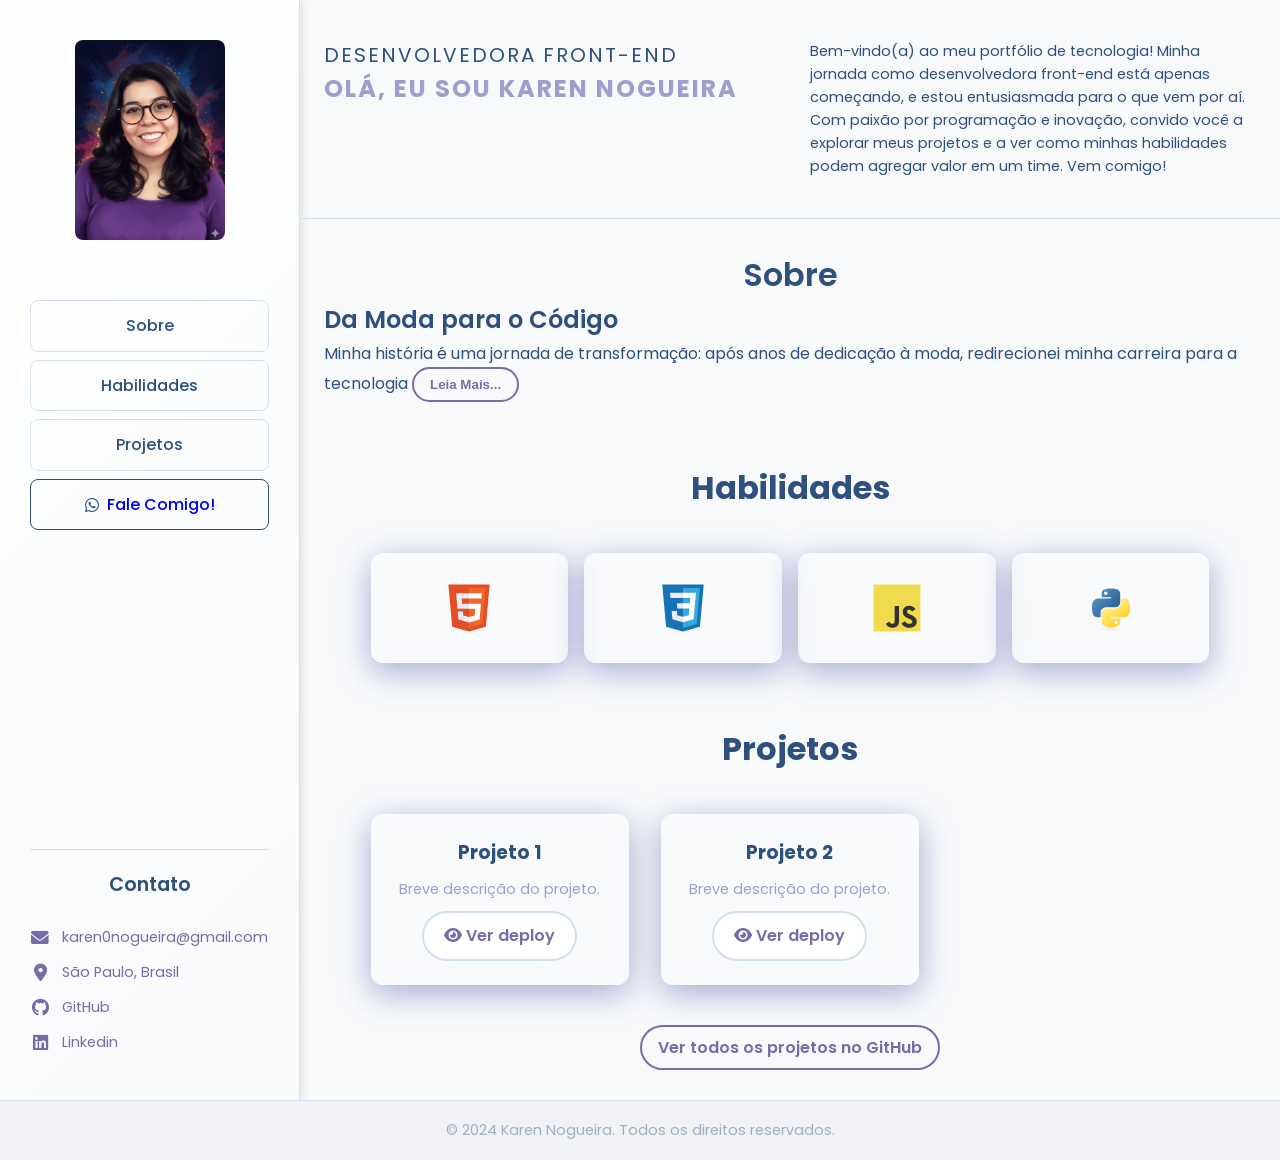
<file: My-Portolio/index.html>
<!DOCTYPE html>
<html lang="pt-br">

<head>
  <meta charset="UTF-8" />
  <meta name="viewport" content="width=device-width, initial-scale=1.0" />
  <title>Portfólio Karen Nogueira</title>

  <!-- FONTS -->
  <link rel="preconnect" href="https://fonts.googleapis.com" />
  <link rel="preconnect" href="https://fonts.gstatic.com" crossorigin />
  <link href="https://fonts.googleapis.com/css2?family=Poppins:wght@300;400;500;600&display=swap" rel="stylesheet" />

  <!-- Font Awesome for icons -->
  <link rel="stylesheet" href="https://cdnjs.cloudflare.com/ajax/libs/font-awesome/6.0.0/css/all.min.css" />

  <link rel="stylesheet" href="css/style.css" />
</head>

<body>
  <div class="page-content-wrapper">
    <!-- Sidebar -->

    <aside class="sidebar">
      <div class="sidebar-content">
        <div class="profile-section">
          <div class="profile-image">
            <img src="assets/img/Karen_gemini(2).png" alt="Foto de Perfil Karen Nogueira" />
          </div>

          <nav class="sidebar-nav">
            <a href="#about" class="nav-link">Sobre</a>
            <a href="#skills" class="nav-link">Habilidades</a>
            <a href="#projects" class="nav-link">Projetos</a>

            <div class="contact-button-wrapper">
              <i class="fab fa-whatsapp whatsapp-icon"></i>
              <a href="https://wa.me/5511944777998" class="nav-link-contact" target="_blank"
                aria-label="Fale Comigo pelo WhatsApp">Fale Comigo!</a>
            </div>
            <div class="contact-social-links">
              <a href="https://github.com/Karen0nog" class="contact-item" target="_blank">
                <i class="fab fa-github"></i> GitHub
              </a>
              <a href="https://linkedin.com/in/karen0nogueira/" class="contact-item" target="_blank">
                <i class="fab fa-linkedin"></i> Linkedin
              </a>
            </div>
          </nav>

        </div>
        <section class="contact-info">
          <h3 class="contact-title">Contato</h3>
          <div class="contact-list">
            <div class="contact-item">
              <i class="fas fa-envelope"></i>
              <a href="mailto:karen0nogueira@gmail.com">karen0nogueira@gmail.com</a>
            </div>
            <div class="contact-item">
              <i class="fas fa-map-marker-alt"></i>
              <span>São Paulo, Brasil</span>
            </div>
          </div>
          <div class="contact-item">
            <i class="fab fa-github"></i>
            <a href="https://github.com/Karen0nog" target="_blank"> GitHub</a>
          </div>
          <div class="contact-item">
            <i class="fab fa-linkedin"></i>
            <a href="https://linkedin.com/in/karen0nogueira/" target="_blank"> Linkedin</a>
          </div>
        </section>
    </aside>

    <!-- Main Content -->

    <main class="main-content portfolio-content">

      <!-- About Section -->

      <section id="hero" class="hero-section">
        <div class="hero-content container">
          <div class="hero-tagline">
            <h3 class="hero-title">Desenvolvedora Front-end</h3>
            <h1 class="hero-subtitle">Olá, eu sou Karen Nogueira</h1>
          </div>
          <div class="hero-description">
            <p class="hero-text">Bem-vindo(a) ao meu portfólio de tecnologia! Minha jornada como desenvolvedora
              front-end está apenas começando, e estou entusiasmada para o que vem por aí. Com paixão por programação e
              inovação, convido você a explorar meus projetos e a ver como minhas habilidades podem agregar valor em um
              time. Vem comigo!</p>
          </div>
        </div>
      </section>

      <section id="about" class="about-section">
        <div class="about-container container">
          <h3 class="about-subtitle-tag text-center">Sobre</h3>
          <div class="about-container-wrapper">
            <h2 class="about-title">Da Moda para o Código</h2>
            <p class="about-text">
              Minha história é uma jornada de transformação: após anos de dedicação à moda, redirecionei minha carreira
              para a tecnologia
              <button class="about-read-more-btn link-button" id="about-ReadMore-Btn" aria-label="Leia mais sobre">Leia
                Mais...</button>
              <span id="about-more" class="about-content-hidden">com um único objetivo:
                inovar. Sou uma desenvolvedora Front-end em formação, apaixonada por programação e inovação, e busco
                minha primeira oportunidade de estágio em TI para aplicar
                meus conhecimentos em desenvolvimento web e contribuir com projetos modernos e desafiadores.
                <br>
                Tenho experiência prática com HTML, CSS, JavaScript, além de conhecimentos em Git e metodologias
                ágeis. Minhas principais habilidades incluem resolução de problemas, trabalho em equipe e comunicação, e
                tenho facilidade para aprender novas tecnologias. Minha experiência adquirida na área da moda, me
                permite criar interfaces de usuário intuitivas e otimizar fluxos de trabalho.
                <br>
                Estou pronta para agregar valor à sua equipe, contribuir em projetos de desenvolvimento e crescer
                profissionalmente. Se você procura alguém comprometida, proativa e com vontade de aprender, vamos
                conversar!
              </span>
            </p>
          </div>
        </div>
      </section>

      <!-- Skills Section -->
      <section id="skills" class="skills-section">
        <div class="skills-container container">
          <h2 class="section-title text-center">Habilidades</h2>
          <div class="grid-container">
            <div class="card-skills">
              <div class="skills-icons">
                <img src="./assets/img/html5.svg" alt="HTML" width="48" height="48" title="HTML" />
              </div>
            </div>
            <div class="card-skills">
              <div class="skills-icons">
                <img src="./assets/img/css3.svg" alt="CSS" width="48" height="48" title="CSS" />
              </div>
            </div>
            <div class="card-skills">
              <div class="skills-icons">
                <img src="./assets/img/javascript.svg" alt="JavaScript" width="48" height="48" title="JavaScript" />
              </div>
            </div>
            <div class="card-skills">
              <div class="skills-icons">
                <img src="assets/img/python.svg" alt="Python" width="48" height="48" title="Python" />
              </div>
            </div>
          </div>
        </div>
      </section>

      <!-- Projects Section -->
      <section id="projects" class="projects-section">
        <div class="container">
          <h2 class="section-title text-center">Projetos</h2>
          <div class="grid-container">
            <div class="card">
              <h3 class="card-title">Projeto 1</h3>
              <p class="card-text">Breve descrição do projeto.</p>
              <a href="#" class="link-button-deploy">
                <i class="fas fa-eye"></i> Ver deploy
              </a>
            </div>
            <div class="card">
              <h3 class="card-title">Projeto 2</h3>
              <p class="card-text">Breve descrição do projeto.</p>
              <a href="#" class="link-button-deploy">
                <i class="fas fa-eye"></i> Ver deploy
              </a>
            </div>
          </div>
          <div class="all-projects-link">
            <a href="https://github.com/Karen0nog" target="_blank">Ver todos os projetos no
              GitHub</a>
          </div>
        </div>
      </section>
    </main>
  </div>

  <footer class="main-footer">
    <p class="footer-text">&copy; 2024 Karen Nogueira. Todos os direitos reservados.</p>
  </footer>


  <script src="js/script.js"></script>
</body>

</html>
</file>
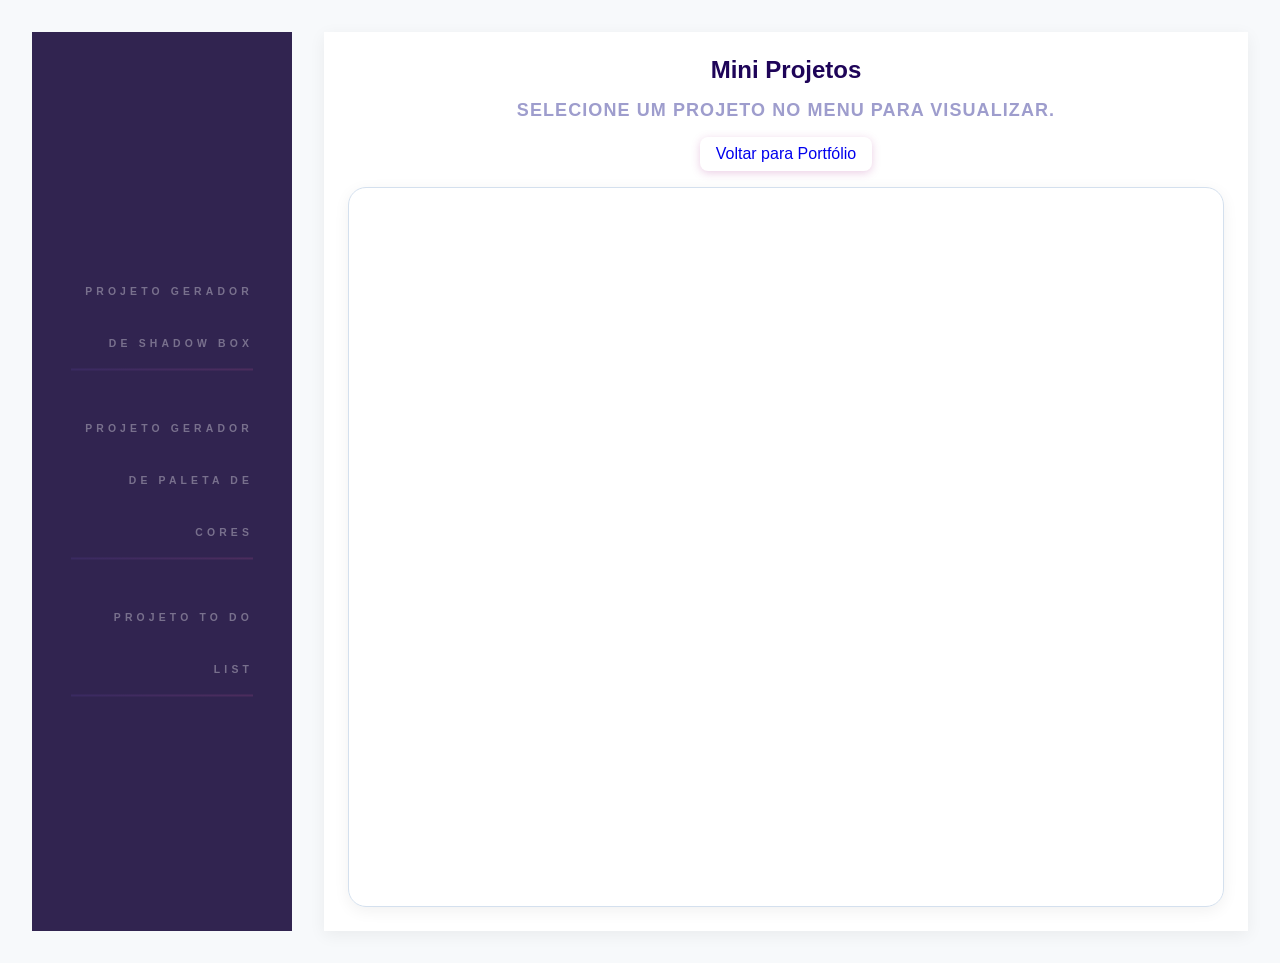
<file: My-Portolio/MiniProjetos/miniProjetos.html>
<!DOCTYPE html>
<html lang="pt-BR">

<head>
    <meta charset="UTF-8">
    <meta name="viewport" content="width=device-width, initial-scale=1.0">
    <title>Mini Projetos JavaScript</title>
    <meta name="description"
        content="Coleção de mini projetos em JavaScript. Selecione um projeto no menu para visualizar.">
    <link rel="stylesheet" href="style.css">
</head>

<body>
    <main class="main">
        <aside class="sidebar">
            <nav class="nav">
                <ul>
                    <li><button type="button"
                            onclick="carregarProjeto('./GeradorDeBoxShadow/geradorDeBoxShadow.html')">Projeto Gerador de
                            Shadow Box</button></li>
                    <li><button type="button" onclick="carregarProjeto('./PaletaDeCores/paletaDeCores.html')">Projeto
                            Gerador de Paleta de Cores</button></li>
                    <li><button type="button" onclick="carregarProjeto('./ToDo/toDo.html')">Projeto To Do List</button>
                    </li>
                </ul>
            </nav>
        </aside>
        <section id="projeto-container">
            <h1 id="projeto-title">Mini Projetos</h1>
            <p id="projeto-intro">Selecione um projeto no menu para visualizar.</p>

            <div id="voltar">
                <a href="/index.html">Voltar para Portfólio</a>
            </div>

            <div id="projeto-content">
                <div class="preview-wrapper">
                    <iframe id="projeto-preview" title="Visualização do projeto selecionado" src="" loading="lazy"
                        sandbox="allow-scripts allow-same-origin allow-forms" aria-label="Preview do projeto"></iframe>

                </div>
            </div>
        </section>
    </main>

    <script src="script.js"></script>
</body>

</html>
</file>
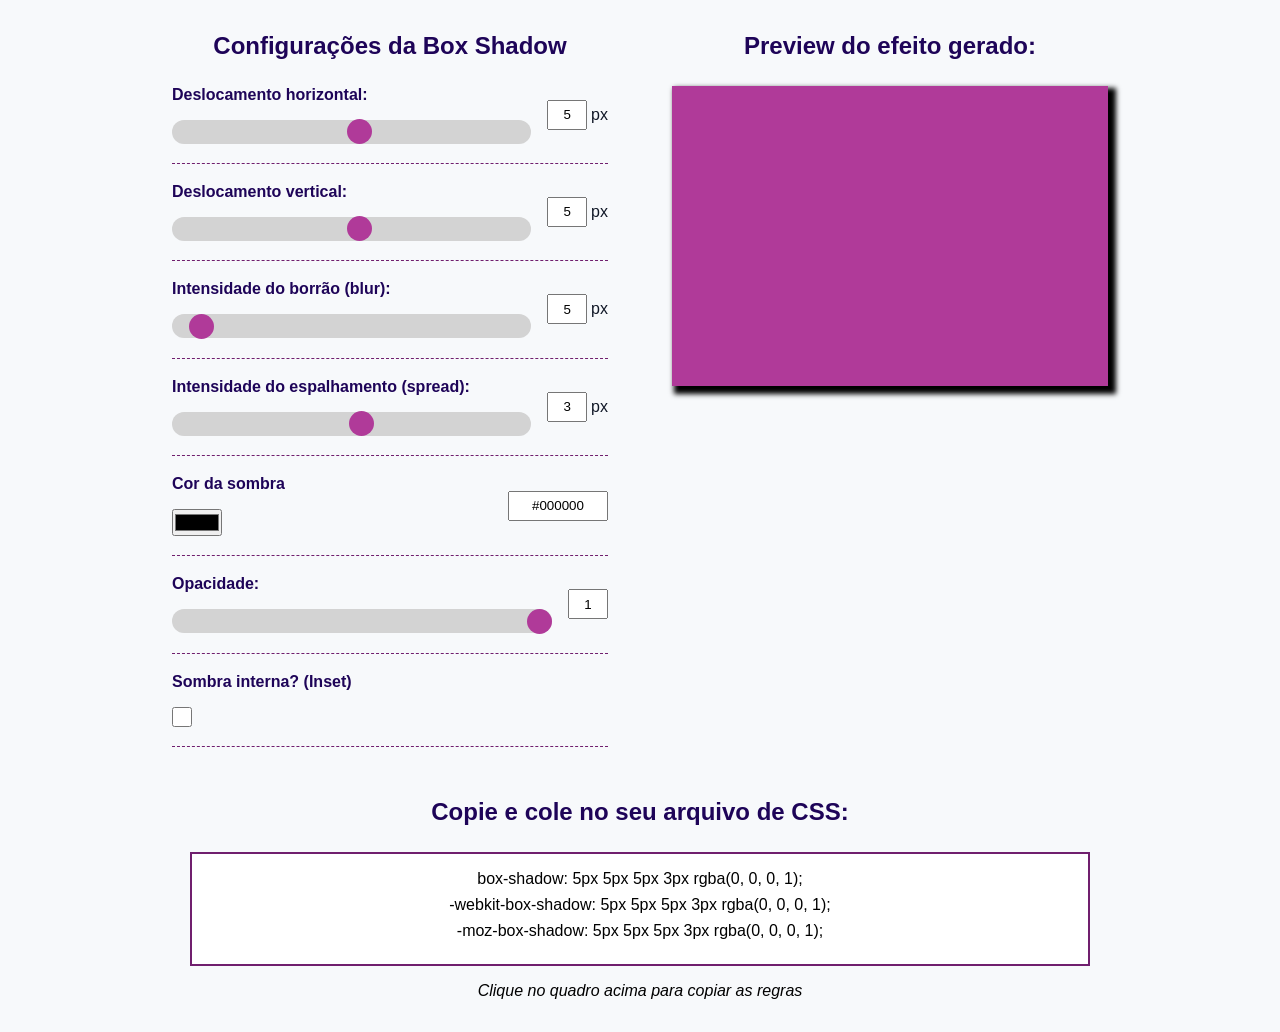
<file: My-Portolio/MiniProjetos/GeradorDeBoxShadow/geradorDeBoxShadow.html>
<!DOCTYPE html>
<html lang="en">

<head>
    <meta charset="UTF-8">
    <meta name="viewport" content="width=device-width, initial-scale=1.0">
    <title>Gerador de Box Shadow</title>
    <link rel="stylesheet" href="style.css">
</head>

<body>
    <main>
        <div id="box-shadow-generator">
            <div id="controls-container">
                <h2>Configurações da Box Shadow</h2>
                <div class="form-control">
                    <div class="range-input">
                        <label for="horizontal">Deslocamento horizontal:</label>
                        <input type="range" id="horizontal" name="horizontal" min="-100" max="100" value="5">
                    </div>
                    <div class="reference-input">
                        <input type="text" id="horizontal-value" name="horizontal-value" />
                        <p>px</p>
                    </div>
                </div>
                <div class="form-control">
                    <div class="range-input">
                        <label for="vertical">Deslocamento vertical:</label>
                        <input type="range" id="vertical" name="vertical" min="-100" max="100" value="5">
                    </div>
                    <div class="reference-input">
                        <input type="text" id="vertical-value" name="vertical-value" />
                        <p>px</p>
                    </div>
                </div>
                <div class="form-control">
                    <div class="range-input">
                        <label for="blur">Intensidade do borrão (blur):</label>
                        <input type="range" id="blur" name="blur" min="0" max="100" value="5">
                    </div>
                    <div class="reference-input">
                        <input type="text" id="blur-value" name="blur-value" />
                        <p>px</p>
                    </div>
                </div>
                <div class="form-control">
                    <div class="range-input">
                        <label for="spread">Intensidade do espalhamento (spread):</label>
                        <input type="range" id="spread" name="spread" min="-50" max="50" value="3">
                    </div>
                    <div class="reference-input">
                        <input type="text" id="spread-value" name="spread-value" />
                        <p>px</p>
                    </div>
                </div>
                <div class="form-control">
                    <div class="range-input">
                        <label for="color">Cor da sombra</label>
                        <input type="color" name="color" id="color" value="#000000" />
                    </div>
                    <div class="reference-input">
                        <input type="text" name="color-value" id="color-value" />
                    </div>
                </div>
                <div class="form-control">
                    <div class="range-input">
                        <label for="opacity">Opacidade:</label>
                        <input type="range" name="opacity" id="opacity" min="0" max="1" value="1" step="0.01">
                    </div>
                    <div class="reference-input">
            <input type="text" id="opacity-value" name="opacity-value" />
          </div>
                </div>
                <div class="form-control">
                    <div class="range-input">
                        <label for="opacity">Sombra interna? (Inset)</label>
                        <input type="checkbox" id="inset" name="inset" />
                    </div>
                </div>
            </div>
            <div id="preview">
                <h2>Preview do efeito gerado:</h2>
                <div id="box"></div>
            </div>
        </div>
        <div id="generated-rule">
            <h2>Copie e cole no seu arquivo de CSS:</h2>
            <div id="rules-area">
                <p id="rule">box-shadow: <span></span></p>
                <p id="webkit-rule">-webkit-box-shadow: <span></span></p>
                <p id="moz-rule">-moz-box-shadow: <span></span></p>
            </div>
            <p id="copy-instructions">Clique no quadro acima para copiar as regras</p>
        </div>
    </main>
    <script src="script.js"></script>
</body>

</html>
</file>
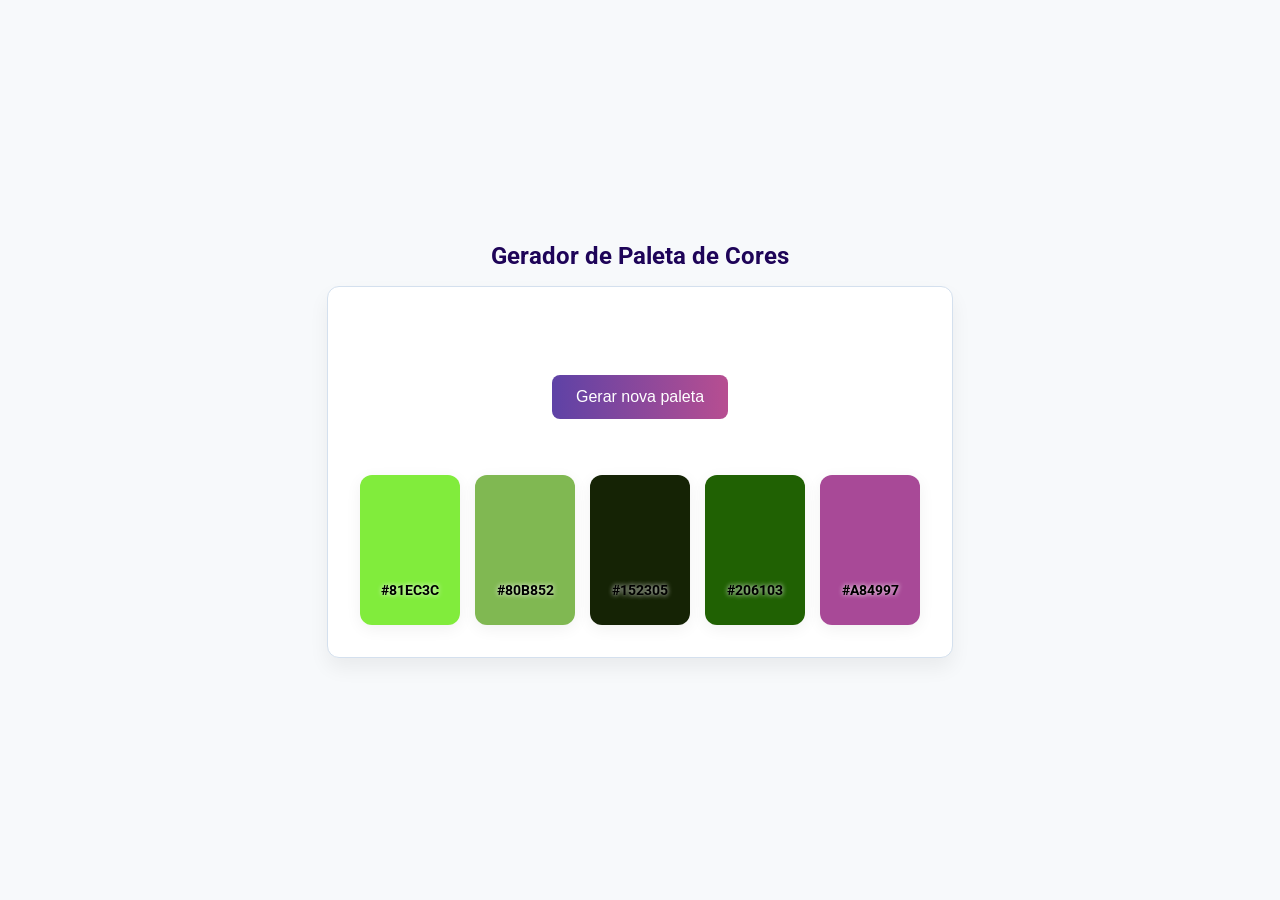
<file: My-Portolio/MiniProjetos/PaletaDeCOres/paletaDeCores.html>
<!DOCTYPE html>
<html lang="pt-BR">

<head>
    <meta charset="UTF-8">
    <meta name="viewport" content="width=device-width, initial-scale=1.0">
    <title>Gerador de Paleta de Cores</title>
    <link href="https://fonts.googleapis.com/css2?family=Roboto:wght@400;700&display=swap" rel="stylesheet">
    <link rel="stylesheet" href="style.css">
</head>

<body>
    <main class="container">
        <h1>Gerador de Paleta de Cores</h1>
        <section class="colors-container">
            <button id="generate-button">Gerar nova paleta</button>
            <div id="palette"></div>
        </section>
    </main>
    <script src="script.js"></script>
</body>

</html>
</file>
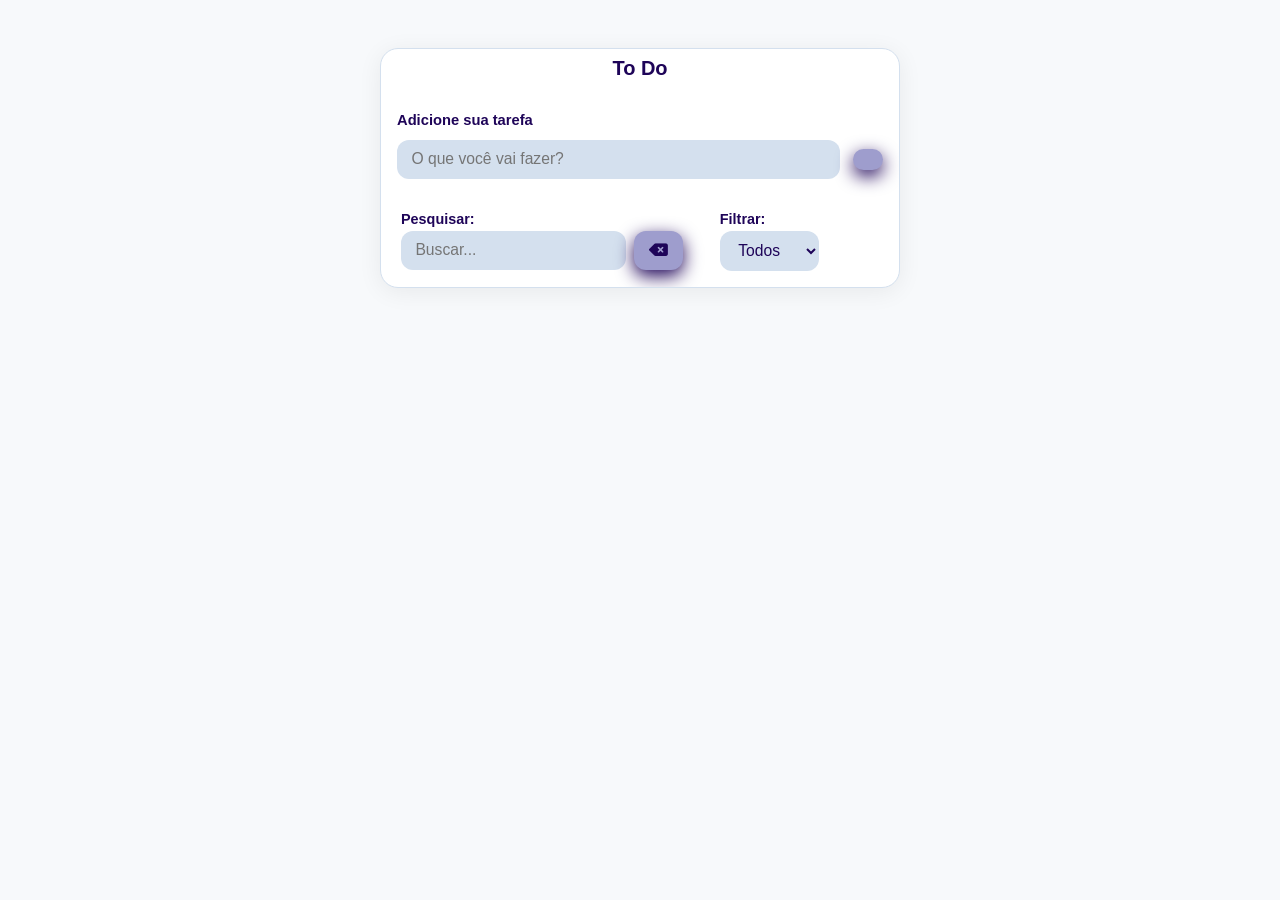
<file: My-Portolio/MiniProjetos/ToDo/toDo.html>
<!DOCTYPE html>
<html lang="en">

<head>
    <meta charset="UTF-8" />
    <meta http-equiv="X-UA-Compatible" content="IE=edge" />
    <meta name="viewport" content="width=device-width, initial-scale=1.0" />
    <title>To Do Avançado</title>
    <link rel="stylesheet" href="style.css" />
    <link rel="stylesheet" href="https://cdnjs.cloudflare.com/ajax/libs/font-awesome/6.1.2/css/all.min.css"
        integrity="sha512-1sCRPdkRXhBV2PBLUdRb4tMg1w2YPf37qatUFeS7zlBy7jJI8Lf4VHwWfZZfpXtYSLy85pkm9GaYVYMfw5BC1A=="
        crossorigin="anonymous" referrerpolicy="no-referrer" />

</head>

<body>
    <main class="todo-container">
        <header>
            <h1>To Do</h1>
        </header>
        <form id="todo-form">
            <p>Adicione sua tarefa</p>
            <div class="form-control">
                <input type="text" id="todo-input" placeholder="O que você vai fazer?" />
                <button type="submit">
                    <i class="fa-thin fa-plus"></i>
                </button>
            </div>
        </form>
        <form id="edit-form" class="hide">
            <p>Edite sua tarefa</p>
            <div class="form-control">
                <input type="text" id="edit-input" />
                <button type="submit">
                    <i class="fa-solid fa-check-double"></i>
                </button>
            </div>
            <button id="cancel-edit-btn">Cancelar</button>
        </form>
        <div id="toolbar">
            <div id="search">
                <h4>Pesquisar:</h4>
                <form>
                    <input type="text" id="search-input" placeholder="Buscar..." />
                    <button id="erase-button">
                        <i class="fa-solid fa-delete-left"></i>
                    </button>
                </form>
            </div>
            <div id="filter">
                <h4>Filtrar:</h4>
                <select id="filter-select">
                    <option value="all">Todos</option>
                    <option value="done">Feitos</option>
                    <option value="todo">A fazer</option>
                </select>
            </div>
        </div>
        <div id="todo-list">
            <!-- <div class="todo">
          <h3>Estou fazendo algo aqui...</h3>
          <button class="finish-todo">
            <i class="fa-solid fa-check"></i>
          </button>
          <button class="edit-todo">
            <i class="fa-solid fa-pen"></i>
          </button>
          <button class="remove-todo">
            <i class="fa-solid fa-xmark"></i>
          </button>
        </div> -->
        </div>
    </main>
    <script src="script.js" defer></script>
</body>

</html>
</file>
<file: My-Portolio/css/style.css>
:root {
  /* Light theme colors */
  --light-background: #f7f9fb;
  --light-surface: #fff;
  --light-text-primary: #2f4f7f;
  --light-text-secondary: #9e9dcd;
  --light-accent: #776ca8;
  --light-border: #d4e0ee;
  --light-shadow: #6485b01a;
  --light-hover: #e0e6f3;

  /* Shadows */
  --shadow-1: -4px 8px 24px #00000040;
  --shadow-2: 0 16px 30px #00000040;
  --shadow-3: 0 16px 40px #00000040;
  --shadow-4: 0 25px 50px #00000026;
  --shadow-5: 0 24px 80px #00000040;
}

* {
  margin: 0;
  padding: 0;
  box-sizing: border-box;
}

body {
  font-family: "Poppins", sans-serif;
  background: var(--light-background);
  color: var(--light-text-primary);
  line-height: 1.6;
  display: flex;
  flex-direction: column;
  min-height: 100vh;
  overflow-x: hidden;
}

.page-content-wrapper {
  display: flex;
  flex: 1;
  width: 100%;
  min-height: 100vh;
}

.container {
  max-width: 1200px;
  margin: 0 auto;
  padding: 0 24px;
}

.text-center {
  text-align: center;
}

.section-title {
  font-size: 2rem;
  font-weight: 700;
  color: var(--light-text-primary);
  margin-bottom: 40px;
}

/* ========== SIDEBAR ========== */

.sidebar {
  display: flex;
  flex-direction: column;
  width: 300px;
  height: auto;
  background: linear-gradient(135deg, var(--light-surface) 0%, #f8fafc 100%);
  border-right: 1px solid var(--light-border);
  box-shadow: 2px 0 10px #0000001a;
}

.sidebar-content {
  padding: 40px 30px;
  display: flex;
  flex-direction: column;
  justify-content: flex-end;
  height: 100%;
}

.profile-section {
  text-align: center;
  display: flex;
  flex-direction: column;
  flex: 1 1 auto;
}

.profile-image {
  width: 150px;
  height: 200px;
  margin: 0 auto 20px;
  border-radius: 8px;
  overflow: hidden;
}

.profile-image img {
  width: 100%;
  height: 100%;
  object-fit: cover;
  display: block;
}

.sidebar-nav {
  margin: 40px 0;
  display: flex;
  flex-direction: column;
  gap: 8px;
}

.nav-link,
.nav-link-contact {
  text-decoration: none;
  font-size: 1rem;
}

.nav-link {
  display: block;
  padding: 12px 20px;
  border: 1px solid var(--light-border);
  color: var(--light-text-primary);
  text-decoration: none;
  font-weight: 500;
  border-radius: 8px;
  transition: all 0.3s ease;
}

.nav-link:hover {
  color: var(--light-accent);
  transform: translateY(-2px);
  box-shadow: 0 6px 20px #0000004d;
}

.contact-button-wrapper {
  display: flex;
  align-items: center;
  justify-content: center;
  text-align: center;
  border: 1px solid var(--light-text-primary);
  color: var(--light-text-primary);
  padding: 12px 20px;
  border-radius: 8px;
  text-decoration: none;
  transition: all 0.3s ease;
  font-weight: 500;
  gap: 8px;
}

.contact-button-wrapper:hover {
  background: linear-gradient(45deg, #b03a99, #701f6e, #2f4f7f);
  color: #fff;
  transform: translateY(-2px);
}

.contact-button-wrapper:hover .whatsapp-icon,
.contact-button-wrapper:hover .nav-link-contact {
  color: #fff;
}

.contact-info {
  margin-top: 40px;
  margin-bottom: 0;
  padding-top: 20px;
  border-top: 1px solid var(--light-border);
}

.contact-title {
  margin-bottom: 20px;
  text-align: center;
  font-size: 1.2em;
  font-weight: 600;
  color: var(--light-text-primary);
}

.contact-item {
  display: flex;
  align-items: center;
  padding: 6px 0;
  text-decoration: none;
  color: var(--light-accent);
  font-size: 0.9rem;
}

.contact-item i {
  margin-right: 12px;
  font-size: 1.1rem;
  width: 20px;
  text-align: center;
}

.contact-item a {
  text-decoration: none;
  color: inherit;
}

.contact-social-links {
  display: none;
}

.contact-info {
  display: block;
}

/* ========== MAIN CONTENT ========== */

.main-content {
  flex: 1;
  display: flex;
  flex-direction: column;
}

/* ========== HERO SECTION ========== */

.hero-section {
  padding: 40px 0;
  border-bottom: 1px solid var(--light-border);
}

.hero-content {
  display: flex;
  flex-direction: column;
  gap: 20px;
  align-items: center;
}

.hero-tagline {
  font-size: 1rem;
  font-weight: 500;
  color: var(--light-text-secondary);
  text-transform: uppercase;
  letter-spacing: 2px;
  margin-bottom: 8px;
}

.hero-title {
  font-size: 1.25rem;
  font-weight: 400;
  color: var(--light-text-primary);
  line-height: 1.5;
}

.hero-text {
  font-size: 0.9rem;
}

/* ========== ABOUT SECTION ========== */

.about-section {
  /* border-bottom: 1px solid var(--light-border); */
  transition: box-shadow 0.2s;
  padding: 30px 0;
}
.about-title {
  font-size: 1.5rem;
  font-weight: 600;
  line-height: 1.7;
}
.about-subtitle-tag {
  font-size: 2rem;
  font-weight: 600;
}

.about-content-hidden {
  display: none;
}

.about-toggle-btn {
  border: none;
  cursor: pointer;
  font-size: 1.3rem;
  color: var(--light-accent);
  transition: transform 0.3s;
  padding: 2px 6px;
  margin-left: 4px;
}

.about-toggle-btn.rotated i {
  transform: rotate(90deg);
  transition: transform 0.3s;
}

/* ========== SKILLS SECTION ========== */

.skills-section,
.projects-section {
  padding: 30px 0;
  /* border-bottom: 1px solid var(--light-border); */
}

.grid-container {
  display: grid;
  grid-template-columns: 1fr;
  gap: 32px;
  width: 90%;
  max-width: 1200px;
  margin: 0 auto;
}

.card-skills {
  background: #ffffff40;
  box-shadow: 0 8px 32px 0 #1f26875e;
  backdrop-filter: blur(10px);
  -webkit-backdrop-filter: blur(10px);
  border-radius: 12px;
  padding: 5px;
}

.card {
  background: #ffffff40;
  box-shadow: 0 8px 32px 0 #1f26875e;
  backdrop-filter: blur(10px);
  -webkit-backdrop-filter: blur(10px);
  border-radius: 12px;
  padding: 24px;
  transition: transform 0.3s ease-in-out, box-shadow 0.3s ease-in-out,
    background 0.3s ease, color 0.3s ease, font-weight 0.3s ease;
  display: flex;
  flex-direction: column;
  justify-content: center;
  align-items: center;
  text-align: center;
}

.card:hover {
  transform: translateY(-5px) scale(1.05);
  box-shadow: 0 16px 48px 0 #1f268780;
  background: linear-gradient(45deg, #b03a99, #701f6e, #2f4f7f);
  color: #fff;
  font-weight: 500;
}

.card:hover .card-title,
.card:hover .card-text {
  color: #fff;
}

.card-text {
  font-size: 0.9rem;
  color: var(--light-text-secondary);
  margin: 10px 0;
}

.skills-icons {
  display: flex;
  justify-content: center;
  align-items: center;
  height: 100px;
}

.all-projects-link {
  margin-top: 40px;
  text-align: center;
}

.link-button,
.all-projects-link a {
  display: inline-block;
  font-weight: 600;
  padding: 8px 16px;
  border-radius: 50px;
  text-decoration: none;
  transition: background-color 0.3s ease, transform 0.3s ease;
  background-color: transparent;
  border: 2px solid var(--light-accent);
  color: var(--light-accent);
}

.link-button:hover,
.all-projects-link a:hover {
  background-color: var(--light-accent);
  color: #fff;
  transform: translateY(-2px);
  box-shadow: 0 10px 20px #00000033;
}

.link-button-deploy {
  display: inline-block;
  font-weight: 600;
  padding: 10px 20px;
  border-radius: 50px;
  text-decoration: none;
  transition: background-color 0.3s ease, transform 0.3s ease;
  background: #fff;
  border: 2px solid var(--light-border);
  font-size: 1rem;
  color: var(--light-accent);
  margin: 0 auto;
  box-sizing: border-box;
}

.link-button-deploy:hover {

  background-color: #fff;
  color: var(--light-accent);
  transform: translateY(-2px);
  box-shadow: 0 10px 20px #00000033;
}
/* ========== FOOTER ====== */

.main-footer {
  width: 100%;
  height: 60px;
  background-color: #f0f2f5;
  color: #a0aec0;
  border-top: 1px solid var(--light-border);
  margin-top: auto;
  display: flex;
  align-items: center;
  justify-content: center;
  text-align: center;
}

.footer-text {
  margin: 0;
  font-size: 0.9rem;
}

/* Utility Classes */

.hidden {
  display: none !important;
}

/* ========== RESPONSIVIDADE ========== */

/* Mobile */
@media (max-width: 767px) {
  .page-content-wrapper {
    flex-direction: column;
  }

  .sidebar {
    width: 100%;
    height: auto;
    position: relative;
  }

  .sidebar-content {
    height: auto;
    padding: 20px;
  }

  .sidebar-nav .nav-link {
    display: none !important;
  }

  .sidebar-nav .nav-link-contact {
    display: inline-block !important;
  }

  .profile-section {
    flex-direction: row;
    align-items: center;
    justify-content: flex-start;
    gap: 16px;
  }

  .profile-image {
    margin-bottom: 0;
  }

  .sidebar-nav {
    display: flex;
    flex-direction: column;
    align-items: center;
    justify-content: center;
  }

  .contact-button-wrapper {
    background: linear-gradient(45deg, #b03a99, #701f6e, #2f4f7f);
    width: 100%;
    max-width: 320px;
    margin: 0 auto 8px auto;
    display: flex;
    align-items: center;
    justify-content: center;
    border-radius: 8px;
    padding: 10px 20px;
    box-sizing: border-box;
  }
  .contact-button-wrapper .whatsapp-icon,
  .contact-button-wrapper .nav-link-contact {
    color: #fff;
  }

  .contact-social-links {
    display: flex;
    flex-direction: column;
    align-items: center;
    justify-content: center;
    gap: 8px;
    width: 100%;
    margin: 0 auto;
  }

  .contact-info {
    display: none;
  }

  .contact-social-links .contact-item {
    display: flex;
    align-items: center;
    justify-content: center;
    width: 100%;
    max-width: 320px;
    padding: 10px 20px;
    border-radius: 8px;
    box-sizing: border-box;
    border: 1px solid var(--light-text-primary);
    font-size: 1rem;
    color: var(--light-accent);
    text-decoration: none;
    background: #fff;
    margin: 0 auto;
  }

  .contact-info {
    display: none;
  }

  .main-content {
    margin-left: 0;
  }

  .skills-section .grid-container {
    display: grid;
    grid-template-columns: repeat(4, 1fr);
    gap: 6px;
    width: 100%;
  }

  .card-skills {
    padding: 2px;
    font-size: 0.8rem;
  }
}

/* Tablets and Desktops */

@media (min-width: 768px) {
  .grid-container {
    grid-template-columns: repeat(2, 1fr);
  }

  .hero-content {
    flex-direction: row;
    justify-content: space-between;
    align-items: flex-start;
  }

  .hero-description {
    max-width: 50%;
    padding-left: 20px;
  }

  .projects-section .grid-container {
    grid-template-columns: repeat(3, 1fr);
  }

  .skills-section .grid-container {
    grid-template-columns: repeat(4, 1fr);
    gap: 16px;
  }
}

/* Large Screens */

@media (min-width: 1024px) {
  .grid-container {
    grid-template-columns: repeat(3, 1fr);
    gap: 32px;
  }

  .skills-section .grid-container {
    grid-template-columns: repeat(4, 1fr);
  }

  .projects-section .grid-container {
    grid-template-columns: repeat(3, 1fr);
  }
}
</file>
<file: My-Portolio/MiniProjetos/style.css>
:root {
  --background: #f7f9fb;
  --surface: #ffffff;
  --primary: #1e0458;
  --secondary: #9e9dcd;
  --border-color: #d4e0ee;
  --border: var(--border-color);
  --accent: #b03a99;
  --accent-dark: #701f6e;
  --shadow-color: rgba(2, 6, 23, 0.06);
  --shadow-lg: 0 8px 32px var(--shadow-color);
  --shadow-sm: 0 4px 16px var(--shadow-color);
  --shadow: var(--shadow-sm);
  --radius: 18px;
  --skill-card-bg: #ffffff;
  --footer: #111827;
}

* {
  margin: 0;
  padding: 0;
  box-sizing: border-box;
}

body {
  font-family: "Roboto", sans-serif;
  background-color: var(--background);
  color: var(--primary);
  min-height: 100vh;
}

.main {
  display: grid;
  grid-template-columns: 260px 1fr;
  grid-template-rows: 1fr;
  min-height: 100vh;
  gap: 32px;
  padding: 32px;
}

.sidebar {
  display: flex;
  flex-direction: column;
  height: 100%;
  background: #312450;
  font-size: 0.65em;
}

.nav {
  position: relative;
  margin: 0 15%;
  text-align: right;
  top: 50%;
  transform: translateY(-50%);
  font-weight: bold;
}

.nav ul {
  list-style: none;
}

.nav ul li {
  position: relative;
  margin: 3.2em 0;
}

.nav ul li button {
  background: none;
  border: none;
  cursor: pointer;
  padding: 0;
  line-height: 5em;
  text-transform: uppercase;
  text-decoration: none;
  letter-spacing: 0.4em;
  color: rgba(255, 255, 255, 0.35);
  display: block;
  width: 100%;
  text-align: right;
  transition: all ease-out 300ms;
  font-size: 1em;
  font-weight: inherit;
  font-family: inherit;
}

.nav ul li:hover button,
.nav ul li:focus-within button {
  color: rgba(255, 255, 255, 0.75);
}

.nav ul li::after {
  content: "";
  position: absolute;
  width: 100%;
  height: 0.2em;
  left: 0;
  bottom: 0;
  background-image: linear-gradient(to right, #5e42a6, #b74e91);
  opacity: 0.2;
  transition: opacity 300ms;
}

.nav ul li:hover::after {
  opacity: 0.5;
}

.nav ul li button:focus-visible {
  outline: 2px solid white;
  outline-offset: 8px;
  border-radius: 2px;
}

#projeto-container {
  display: flex;
  flex-direction: column;
  align-items: center;
  flex: 1 1 auto;
  min-width: 0;
  width: 100%;
  background-color: var(--surface);
  box-shadow: var(--shadow);
  padding: 24px;
}

#projeto-title {
  margin-bottom: 16px;
}

#projeto-intro {
  margin-bottom: 16px;
  font-size: 18px;
  color: var(--secondary);
  font-weight: bold;
  text-transform: uppercase;
  letter-spacing: 0.06em;
}

#voltar {
  display: inline-block;
  text-decoration: none;
  border: none;
  cursor: pointer;
  transition: background 0.2s, color 0.2s;
  box-shadow: 0 2px 8px #b03a9940;
  border-radius: 8px;
  padding: 0.5rem 1rem;
  margin-bottom: 1rem;
}

#voltar a {
  display: block;
  text-decoration: none;
}

#projeto-content {
  width: 100%;
  max-width: 100%;
  height: auto;
  min-height: 720px;
  border: none;
  border-radius: var(--radius);
  box-shadow: var(--shadow);
  position: relative;
  overflow: hidden;
  border: 1px solid var(--border-color);
}

#projeto-preview {
  width: 100%;
  height: 100%;
  border: none;
  border-radius: var(--radius);
  display: block;
}

.preview-wrapper {
  width: 100%;
  max-width: 1100px;
  height: 100%;
  position: relative;
}

.preview-fallback {
  position: absolute;
  top: 50%;
  left: 50%;
  transform: translate(-50%, -50%);
  font-size: 20px;
  color: var(--secondary);
  text-align: center;
  padding: 20px;
  height: 100%;
  display: flex;
  align-items: center;
  justify-content: center;
}

@media (max-width: 768px) {
  .main {
    grid-template-columns: 1fr;
    grid-template-rows: auto 1fr;
    gap: 16px;
    padding: 16px;
  }

  .sidebar {
    width: 100%;
    height: auto;
    padding: 8px 12px;
    border-radius: 12px;
    align-self: stretch;
  }

  .nav {
    position: static;
    margin: 0;
    text-align: left;
    transform: none;
    top: auto;
    padding: 0;
  }

  .nav ul {
    list-style: none;
    padding: 8px 0;
    margin: 0;

    display: flex;
    flex-direction: column;
    gap: 8px;
  }

  .nav ul li {
    margin: 0;
  }

  .nav ul li button {
    width: 100%;
    text-align: left;
    padding: 10px 12px;
    line-height: 1.2;
    font-size: 0.95em;
    background: transparent;
    color: var(--surface);
    border-radius: 8px;
    letter-spacing: 0.06em;
  }

  #projeto-container {
    padding: 2px;
  }

  #projeto-title {
    font-size: 1.15rem;
    text-align: left;
    margin: 0 0 8px 0;
    line-height: 1.2;
  }

  #projeto-intro {
    font-size: 0.9rem;
    margin-bottom: 10px;
    text-align: center;
  }

  #voltar {
    padding: 0.35rem 0.7rem;
    margin-bottom: 1rem;
  }

  #projeto-content {
    min-height: 520px;
    min-height: calc(100vh - 220px);
    border-radius: 12px;
    overflow: visible;
  }

  .preview-wrapper {
    max-width: 100%;
    min-height: 56vh;
    margin: 0 auto;
  }

  #projeto-preview {
    width: 100%;
    height: 100%;
    min-height: 320px;
    border-radius: 10px;
    display: block;
  }

  .preview-fallback {
    font-size: 16px;
    padding: 12px;
  }
}

@media (min-width: 769px) and (max-width: 1024px) {
  .main {
    grid-template-columns: 200px 1fr; 
    gap: 24px;
    padding: 20px;
  }

  .sidebar {
    height: auto;
    padding: 12px;
    border-radius: 12px;
  }

  .nav {
    position: relative;
    margin: 0 8%;
    text-align: right;
    top: 50%;
    transform: translateY(-50%);
  }

  .nav ul {
    list-style: none;
    padding: 0;
    margin: 0;
  }

  .nav ul li {
    margin: 2.4em 0;
  }

  .nav ul li button {
    padding: 0;
    line-height: 3.2em;
    letter-spacing: 0.32em;
    font-size: 0.98rem;
    color: rgba(255,255,255,0.6);
  }

  .nav ul li:hover button,
  .nav ul li:focus-within button {
    color: rgba(255,255,255,0.85);
  }

  #projeto-container {
    padding: 20px;
  }

  #projeto-title {
    font-size: 1.25rem;
    text-align: left;
  }

  #projeto-content {
    min-height: 560px;
    border-radius: 14px;

  }

  .preview-wrapper {
    max-width: 1000px;
    min-height: 60vh;
    margin: 0 auto;
  }

  #projeto-preview {
    min-height: 420px;
  }
}
</file>
<file: My-Portolio/MiniProjetos/GeradorDeBoxShadow/style.css>
:root {
  --background: #f7f9fb;
  --surface: #ffffff;
  --primary: #1e0458;
  --secondary: #9e9dcd;
  --border-color: #d4e0ee;
  --border: var(--border-color);
  --accent: #b03a99;
  --accent-dark: #701f6e;
  --shadow-color: rgba(2, 6, 23, 0.06);
  --shadow-lg: 0 8px 32px var(--shadow-color);
  --shadow-sm: 0 4px 16px var(--shadow-color);
  --shadow: var(--shadow-sm);
  --radius: 18px;
  --skill-card-bg: #ffffff;
  --footer: #111827;
}

* {
  margin: 0;
  padding: 0;
  box-sizing: border-box;
}

body {
  font-family: "Roboto", sans-serif;
  background-color: var(--background);
}

h2 {
  margin-bottom: 1.6rem;
  text-align: center;
  color: var(--primary);
}

#box-shadow-generator {
  display: flex;
  max-width: 1000px;
  margin: 0 auto;
}

#controls-container,
#preview {
  flex: 1;
  padding: 2rem;
}


.form-control {
  display: flex;
  padding-bottom: 1.2rem;
  margin-bottom: 1.2rem;
  border-bottom: 1px dashed var(--accent-dark);
}

.form-control label {
  font-weight: bold;
  margin-bottom: 1rem;
  color: var(--primary);
}

.range-input {
  display: flex;
  flex-direction: column;
  flex: 1;
}

.range-input input[type="range"] {
  -webkit-appearance: none;
  width: 100%;
  height: 24px;
  background: #d3d3d3;
  outline: none;
  border-radius: 1rem;
}
.range-input input[type="range"]::-webkit-slider-thumb {
  -webkit-appearance: none;
  appearance: none;
  width: 25px;
  height: 25px;
  background: var(--accent);
  cursor: pointer;
  border-radius: 50%;
}

.reference-input {
  display: flex;
  align-items: center;
}

.reference-input p {
  margin-left: 4px;
  color: var(--footer);
}
.form-control input[type="text"] {
  height: 30px;
  width: 40px;
  margin-left: 1rem;
  text-align: center;
}

#color-value {
  min-width: 100px;
}

#inset {
  align-self: start;
  height: 20px;
  width: 20px;
}

#box {
  width: 100%;
  height: 300px;
  background-color: var(--accent);
}

#generated-rule {
  text-align: center;
  margin-bottom: 2rem;
  padding: 0 2rem;
}

#generated-rule p {
  margin-bottom: 0.5rem;
}

#rules-area {
  background-color: var(--surface);
  max-width: 900px;
  margin: 0 auto;
  border: 2px solid var(--accent-dark);
  padding: 1rem;
  cursor: pointer;
  transition: 0.4s;
}

#rules-area:hover {
  background-color: var(--secondary);
}

#copy-instructions {
  margin-top: 1rem;
  font-style: italic;
}

@media (max-width: 425px) {
  #controls-container,
  #preview {
    padding: 1rem 2rem;
  }

  #box-shadow-generator {
    flex-direction: column;
  }

  #box {
    width: 60%;
    height: 200px;
    margin: 0 auto;
  }

  #generated-rule {
    margin-top: 1.5rem;
  }
}
</file>
<file: My-Portolio/MiniProjetos/PaletaDeCOres/style.css>
:root {
  --background: #f7f9fb;
  --surface: #ffffff;
  --primary: #1e0458;
  --secondary: #9e9dcd;
  --border-color: #d4e0ee;
  --border: var(--border-color);
  --accent: #b03a99;
  --accent-dark: #701f6e;
  --shadow-color: rgba(2, 6, 23, 0.06);
  --shadow-lg: 0 8px 32px var(--shadow-color);
  --shadow-sm: 0 4px 16px var(--shadow-color);
  --shadow: var(--shadow-sm);
  --radius: 12px;
  --skill-card-bg: #ffffff;
  --footer: #111827;
}

* {
  margin: 0;
  padding: 0;
  box-sizing: border-box;
}

body {
  font-family: "Roboto", sans-serif;
  background-color: var(--background);
  display: flex;
  justify-content: center;
  align-items: center;
  height: 100vh;
}

.colors-container {
  display: flex;
  flex-direction: column;
  align-items: center;
  padding: 2rem;
  background-color: var(--surface);
  border-radius: var(--radius);
  box-shadow: 0 10px 20px var(--shadow-color);
  width: 100%;
  max-width: 800px;
  border: 1px solid var(--border-color);

}

h1 {
  margin-bottom: 1rem;
  text-align: center;
  color: var(--primary);
  font-size: 1.5rem;
}

#generate-button {
  background-image: linear-gradient(to right, #5e42a6, #b74e91);
  border: none;
  color: var(--surface);
  text-align: center;
  font-size: 1rem;
  font-weight: 500;
  padding: 0.8rem 1.5rem;
  cursor: pointer;
  border-radius: 8px;
  transition: background-color 0.3s, transform 0.1s, box-shadow 0.3s;
  margin: 3.5rem 0;
}

#generate-button:hover {
  background-image: linear-gradient(to right, #b74e91, #5e42a6);
  box-shadow: 0 8px 16px 0 var(--shadow-color);
  transform: translateY(-2px);
}

#generate-button:active {
  transform: translateY(0);
}

#palette {
  display: flex;
  justify-content: center;
  align-items: stretch;
  gap: 15px;
  flex-wrap: wrap;
  width: 100%;
}

.color-block {
  flex: 1;
  min-width: 100px;
  height: 150px;
  border-radius: var(--radius);
  box-shadow: var(--shadow);
  transition: transform 0.3s ease-in-out, box-shadow 0.3s;
  cursor: pointer;
  display: flex;
  justify-content: center;
  align-items: flex-end;
  padding-bottom: 10px;
}

.color-block:hover {
  transition: translateY(-5px);
  box-shadow: 0 10px 20px var(--shadow-color);
}

.color-block p {
  margin: 1rem;
  font-size: 0.9rem;
  font-weight: bold;
  text-shadow: 0 0 5px var(--surface);
  user-select: none;
}

@media (max-width: 600px) {
  #palette {
    flex-direction: column;
    gap: 10px;
  }
  .color-block {
    width: 100%;
    height: 80px;
  }
}
</file>
<file: My-Portolio/MiniProjetos/ToDo/style.css>
:root {
  --background: #f7f9fb;
  --surface: #fff;
  --primary: #1e0458;
  --secondary: #9e9dcd;
  --border: #7c7b9b;
  --accent: #b03a99;
  --accent-dark: #701f6e;
  --border: #d4e0ee;
  --shadow: 0 4px 24px #0001;
  --radius: 18px;
  --skill-card-bg: #fff;
  --skill-card-shadow: 0 4px 16px #00000014;
  --footer: #111827;
}

* {
  margin: 0;
  padding: 0;
  box-sizing: border-box;
}

body {
  font-family: "Poppins", sans-serif;
  background: var(--background);
  color: var(--primary);
  min-height: 100vh;
  display: flex;
  justify-content: center;
  align-items: flex-start;
  padding: 3rem 1rem;
}

.todo-container {
  max-width: 520px;
  width: 100%;
  background: var(--surface);
  border-radius: var(--radius);
  box-shadow: var(--shadow);
  overflow: hidden;
  border: 1px solid var(--border);
}

h1 {
  text-align: center;
  color: var(--primary);
  margin-bottom: 1rem;
  padding-top: 0.5rem;
  font-size: 1.25rem;
  font-weight: 700;
}

#todo-form,
#edit-form {
  padding: 1rem;
  border-bottom: 1px solid var(--border-light);
  background: linear-gradient(180deg, rgba(255, 255, 255, 0.6), transparent);
}

#todo-form p,
#edit-form p {
  margin-bottom: 0.75rem;
  font-weight: 600;
  font-size: 0.92rem;
  color: var(--muted);
}

.form-control {
  display: flex;
  gap: 0.5rem;
  align-items: center;
}

.form-control input {
  margin-right: 0.3rem;
  flex: 1;
}

input,
select,
textarea {
  padding: 0.65rem 0.9rem;
  border-radius: 12px;
  border: 1px solid var(--border-light);
  font-size: 0.98rem;
  transition: border-color 0.18s ease, box-shadow 0.18s ease;
  color: var(--primary);
  background: var(--border);
  outline: none;
}

button {
  background-color: var(--secondary);
  color: var(--accent-contrast);
  padding: 0.65rem 0.95rem;
  font-size: 1rem;
  cursor: pointer;
  display: inline-flex;
  gap: 0.5rem;
  justify-content: center;
  align-items: center;
  transition: transform 0.12s ease, background-color 0.18s ease,
    box-shadow 0.18s ease;
  border-radius: 12px;
  border: none;
  font-weight: 600;
  box-shadow: 0 6px 18px var(--primary);
}

button:hover {
  background-color: var(--accent-dark);
  transform: translateY(-2px);
}

button i {
  pointer-events: none;
  color: var(--accent-contrast);
  font-weight: 600;
  font-size: 1.05rem;
}

.hide {
  display: none;
}

#cancel-edit-btn {
  margin-top: 1rem;
  background: none;
  color: var(--accent);
  border: 1px solid var(--accent);
  font-weight: 600;
  border-radius: 12px;
  padding: 0.6rem 0.9rem;
}

#toolbar {
  display: flex;
  justify-content: space-between;
  align-items: flex-start;
  padding: 1rem 1.25rem;
  border-bottom: 1px solid var(--border-light);
  gap: 1rem;
}

#toolbar h4 {
  margin-bottom: 0.25rem;
  font-size: 0.9rem;
  font-weight: 600;
  color: var(--muted);
}

#search {
  border-right: 1px solid var(--border-light);
  padding-right: 1rem;
  margin-right: 1rem;
  width: 60%;
}

#search form {
  display: flex;
  gap: 0.5rem;
}

#filter {
  width: 40%;
}

#filter select {
  flex: 1;
}

.todo-list {
  list-style: none;
  margin: 0;
  padding: 0;
}

.todo {
  display: flex;
  justify-content: space-between;
  align-items: center;
  padding: 0.9rem 1.25rem;
  gap: 0.75rem;
  border-bottom: 1px solid var(--border-light);
  transition: background-color 0.2s ease, transform 0.12s ease;
}

.todo h3 {
  flex: 1;
  font-size: 1rem;
  font-weight: 600;
  margin-right: 1rem;
  color: var(--primary);
  word-break: break-word;
}

.todo button {
  padding: 0.45rem;
  width: 40px;
  height: 40px;
  border-radius: 10px;
  background: none;
  border: 1px solid var(--border-light);
  transition: background-color 0.18s, border-color 0.18s, transform 0.12s;
  display: inline-flex;
  align-items: center;
  justify-content: center;
}

.done {
  background: var(--accent);
  color: #fff;
  border-left: 4px solid var(--accent);
}

.done h3 {
  color: var(--muted);
  text-decoration: line-through;
  font-style: italic;
  font-weight: 600;
}

/* Responsividade */
@media (max-width: 520px) {
  body {
    padding: 2rem 0.75rem;
  }
  .todo-container {
    margin: 0 0.75rem;
  }
  #search {
    width: 100%;
    border-right: none;
    padding-right: 0;
    margin-right: 0;
  }
  #filter {
    width: 100%;
    margin-top: 0.5rem;
  }
  #toolbar {
    flex-direction: column;
    align-items: stretch;
    gap: 0.75rem;
  }
}
</file>
